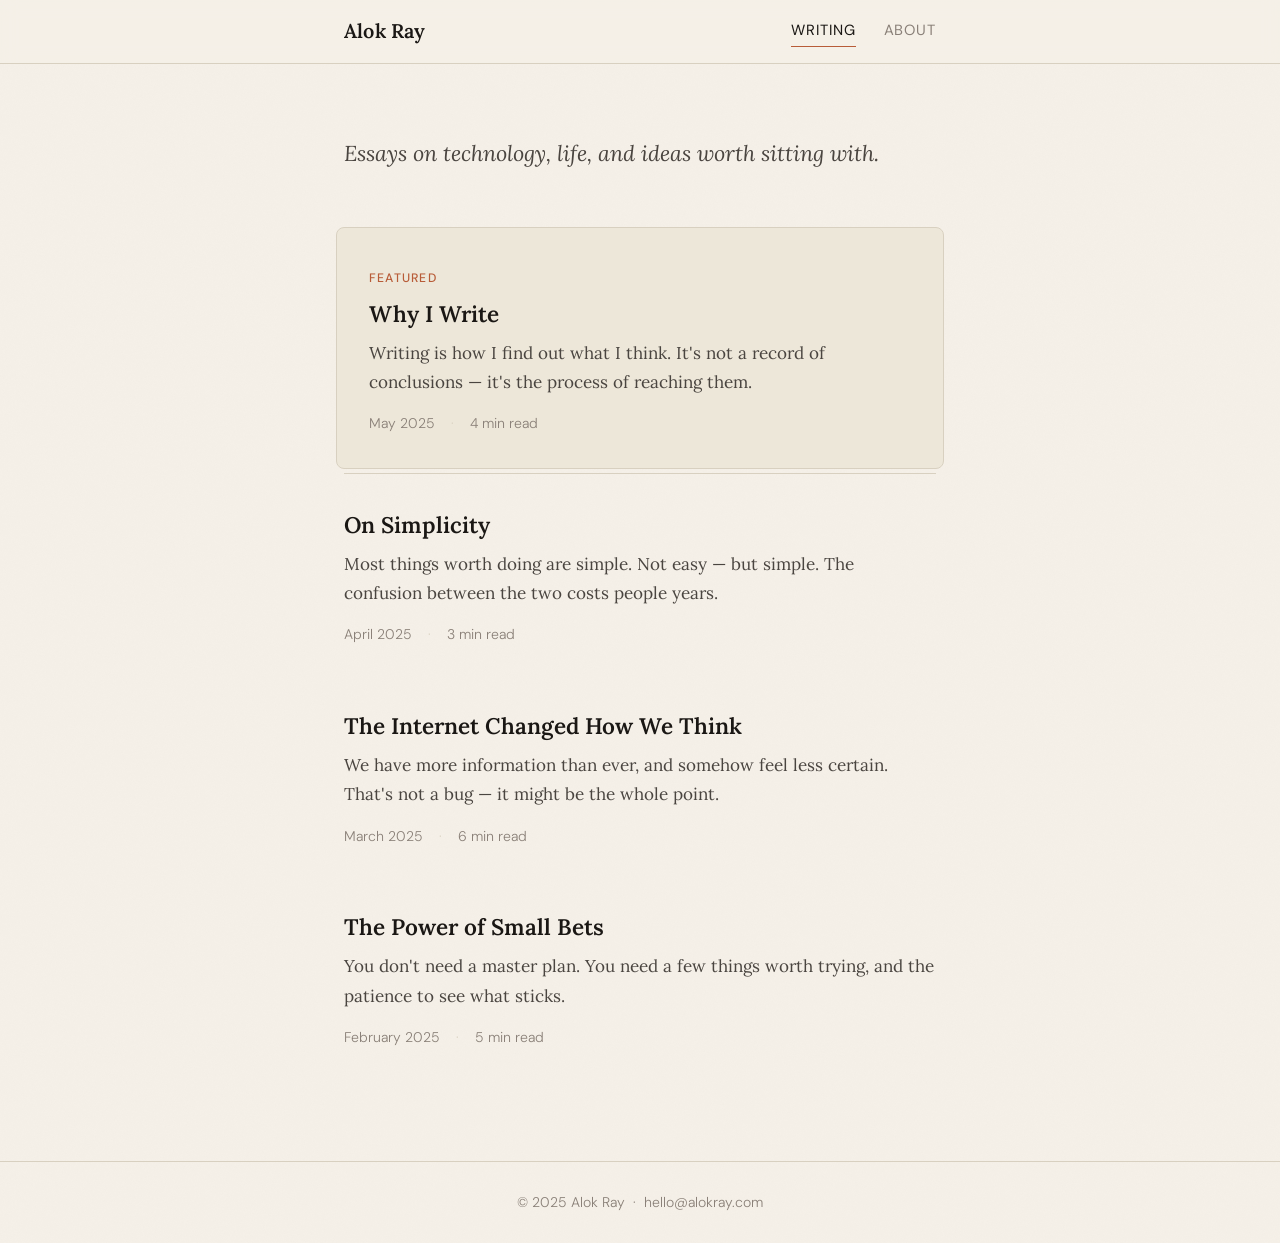
<file: index.html>
<!DOCTYPE html>
<html lang="en">
<head>
  <meta charset="UTF-8" />
  <meta name="viewport" content="width=device-width, initial-scale=1.0"/>
  <title>Alok Ray</title>
  <link rel="stylesheet" href="style.css" />
  <link rel="preconnect" href="https://fonts.googleapis.com">
  <link rel="preconnect" href="https://fonts.gstatic.com" crossorigin>
  <link href="https://fonts.googleapis.com/css2?family=Lora:ital,wght@0,400;0,500;0,600;1,400;1,500&family=DM+Sans:wght@300;400;500&display=swap" rel="stylesheet">
</head>
<body>

  <header>
    <div class="header-inner">
      <a href="index.html" class="site-name">Alok Ray</a>
      <nav>
        <a href="index.html" class="active">Writing</a>
        <a href="about.html">About</a>
      </nav>
    </div>
  </header>

  <main class="home">

    <section class="intro">
      <p class="tagline">Essays on technology, life, and ideas worth sitting with.</p>
    </section>

    <section class="posts">

      <!-- PINNED / FEATURED POST -->
      <article class="post-item featured">
        <span class="post-tag">Featured</span>
        <h2><a href="posts/why-i-write.html">Why I Write</a></h2>
        <p class="post-excerpt">Writing is how I find out what I think. It's not a record of conclusions — it's the process of reaching them.</p>
        <div class="post-meta">
          <span class="post-date">May 2025</span>
          <span class="read-time">4 min read</span>
        </div>
      </article>

      <div class="divider"></div>

      <!-- REGULAR POSTS -->
      <article class="post-item">
        <h2><a href="posts/on-simplicity.html">On Simplicity</a></h2>
        <p class="post-excerpt">Most things worth doing are simple. Not easy — but simple. The confusion between the two costs people years.</p>
        <div class="post-meta">
          <span class="post-date">April 2025</span>
          <span class="read-time">3 min read</span>
        </div>
      </article>

      <article class="post-item">
        <h2><a href="posts/the-internet-changed-thinking.html">The Internet Changed How We Think</a></h2>
        <p class="post-excerpt">We have more information than ever, and somehow feel less certain. That's not a bug — it might be the whole point.</p>
        <div class="post-meta">
          <span class="post-date">March 2025</span>
          <span class="read-time">6 min read</span>
        </div>
      </article>

      <article class="post-item">
        <h2><a href="posts/small-bets.html">The Power of Small Bets</a></h2>
        <p class="post-excerpt">You don't need a master plan. You need a few things worth trying, and the patience to see what sticks.</p>
        <div class="post-meta">
          <span class="post-date">February 2025</span>
          <span class="read-time">5 min read</span>
        </div>
      </article>

    </section>
  </main>

  <footer>
    <p>© 2025 Alok Ray &nbsp;·&nbsp; <a href="mailto:hello@alokray.com">hello@alokray.com</a></p>
  </footer>

</body>
</html>
</file>
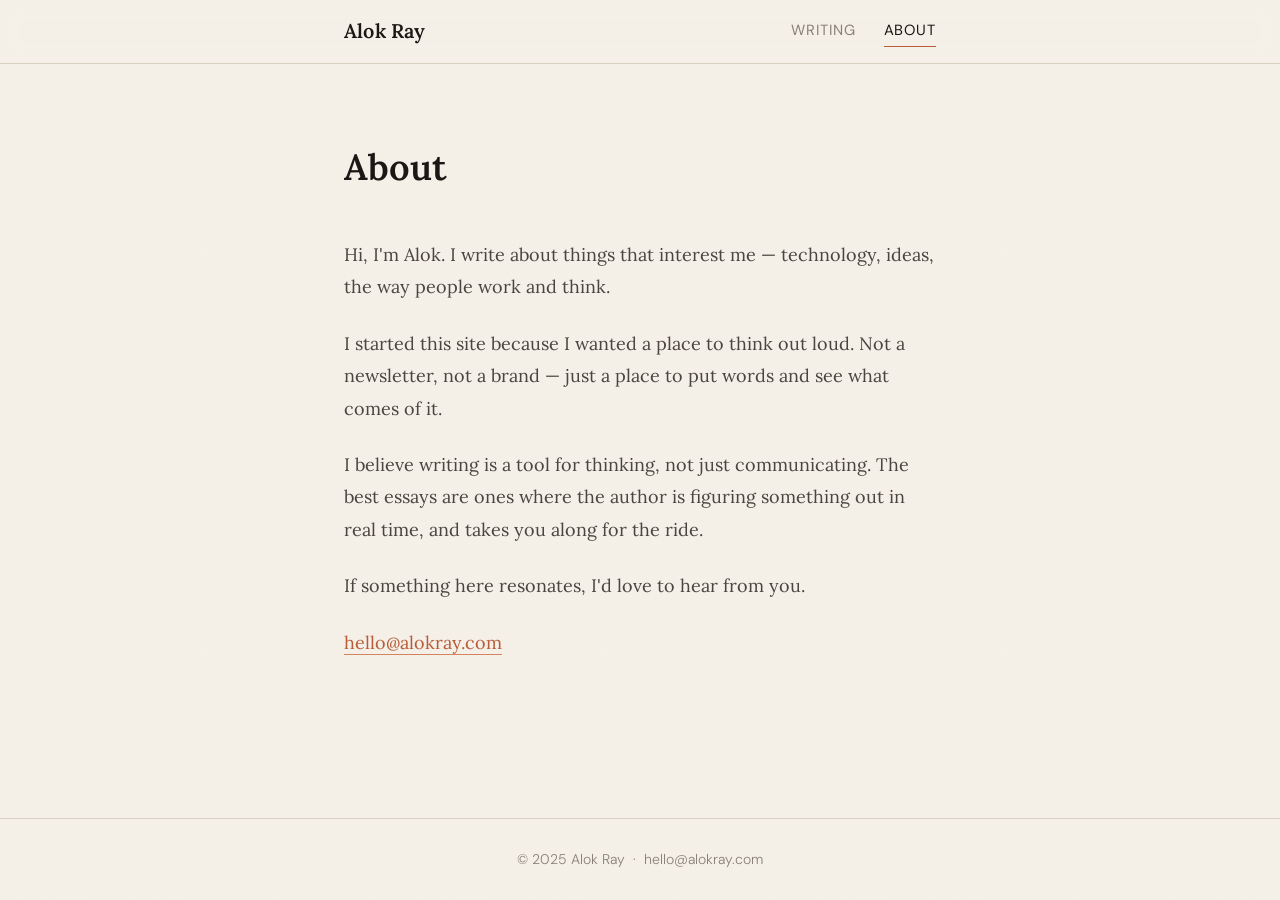
<file: about.html>
<!DOCTYPE html>
<html lang="en">
<head>
  <meta charset="UTF-8" />
  <meta name="viewport" content="width=device-width, initial-scale=1.0"/>
  <title>About — Alok Ray</title>
  <link rel="stylesheet" href="style.css" />
  <link rel="preconnect" href="https://fonts.googleapis.com">
  <link rel="preconnect" href="https://fonts.gstatic.com" crossorigin>
  <link href="https://fonts.googleapis.com/css2?family=Lora:ital,wght@0,400;0,500;0,600;1,400;1,500&family=DM+Sans:wght@300;400;500&display=swap" rel="stylesheet">
</head>
<body>

  <header>
    <div class="header-inner">
      <a href="index.html" class="site-name">Alok Ray</a>
      <nav>
        <a href="index.html">Writing</a>
        <a href="about.html" class="active">About</a>
      </nav>
    </div>
  </header>

  <main class="about-page">
    <article class="about-content">
      <h1>About</h1>
      <p>
        Hi, I'm Alok. I write about things that interest me — technology, ideas, the way people work and think.
      </p>
      <p>
        I started this site because I wanted a place to think out loud. Not a newsletter, not a brand — just a place to put words and see what comes of it.
      </p>
      <p>
        I believe writing is a tool for thinking, not just communicating. The best essays are ones where the author is figuring something out in real time, and takes you along for the ride.
      </p>
      <p>
        If something here resonates, I'd love to hear from you.
      </p>
      <p>
        <a href="mailto:hello@alokray.com" class="contact-link">hello@alokray.com</a>
      </p>
    </article>
  </main>

  <footer>
    <p>© 2025 Alok Ray &nbsp;·&nbsp; <a href="mailto:hello@alokray.com">hello@alokray.com</a></p>
  </footer>

</body>
</html>
</file>
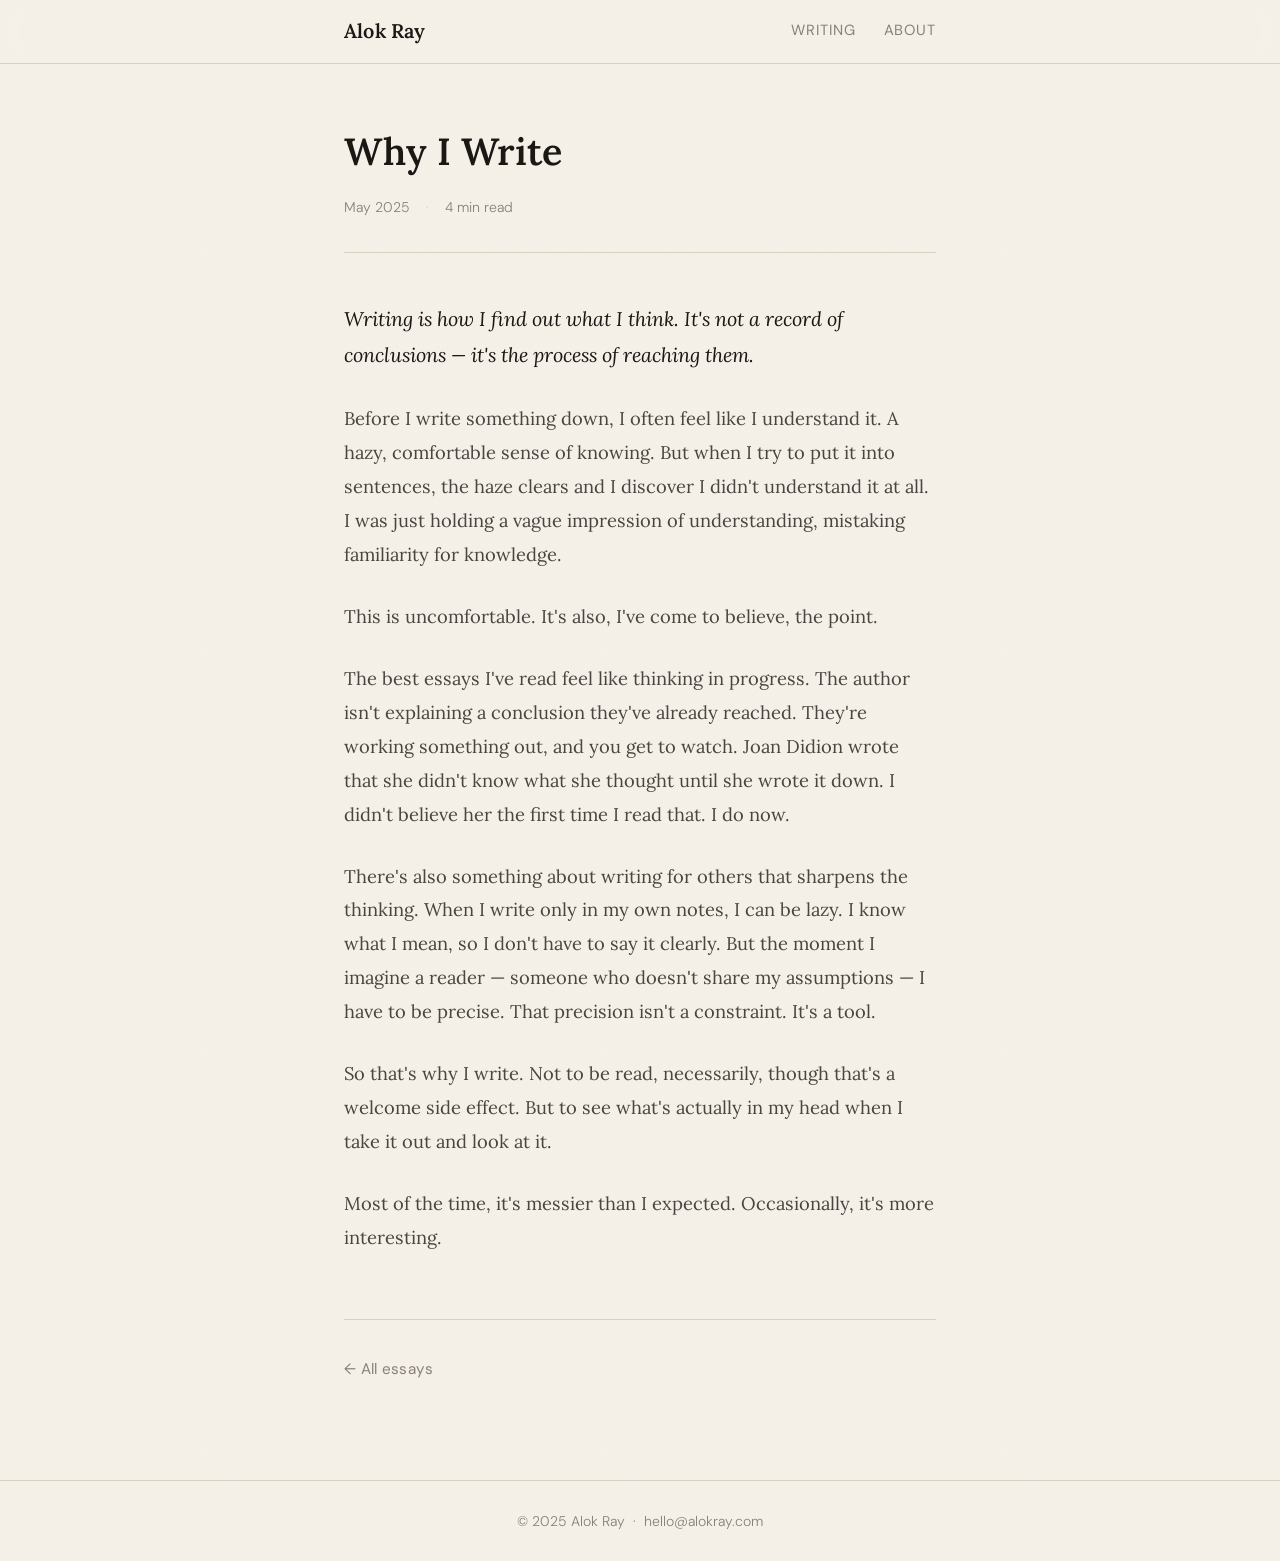
<file: posts/why-i-write.html>
<!DOCTYPE html>
<html lang="en">
<head>
  <meta charset="UTF-8" />
  <meta name="viewport" content="width=device-width, initial-scale=1.0"/>
  <title>Why I Write — Alok Ray</title>
  <link rel="stylesheet" href="../style.css" />
  <link rel="preconnect" href="https://fonts.googleapis.com">
  <link rel="preconnect" href="https://fonts.gstatic.com" crossorigin>
  <link href="https://fonts.googleapis.com/css2?family=Lora:ital,wght@0,400;0,500;0,600;1,400;1,500&family=DM+Sans:wght@300;400;500&display=swap" rel="stylesheet">
</head>
<body>

  <header>
    <div class="header-inner">
      <a href="../index.html" class="site-name">Alok Ray</a>
      <nav>
        <a href="../index.html">Writing</a>
        <a href="../about.html">About</a>
      </nav>
    </div>
  </header>

  <main class="essay">
    <article>
      <div class="essay-header">
        <h1>Why I Write</h1>
        <div class="post-meta">
          <span class="post-date">May 2025</span>
          <span class="read-time">4 min read</span>
        </div>
      </div>

      <div class="essay-body">
        <p>
          Writing is how I find out what I think. It's not a record of conclusions — it's the process of reaching them.
        </p>
        <p>
          Before I write something down, I often feel like I understand it. A hazy, comfortable sense of knowing. But when I try to put it into sentences, the haze clears and I discover I didn't understand it at all. I was just holding a vague impression of understanding, mistaking familiarity for knowledge.
        </p>
        <p>
          This is uncomfortable. It's also, I've come to believe, the point.
        </p>
        <p>
          The best essays I've read feel like thinking in progress. The author isn't explaining a conclusion they've already reached. They're working something out, and you get to watch. Joan Didion wrote that she didn't know what she thought until she wrote it down. I didn't believe her the first time I read that. I do now.
        </p>
        <p>
          There's also something about writing for others that sharpens the thinking. When I write only in my own notes, I can be lazy. I know what I mean, so I don't have to say it clearly. But the moment I imagine a reader — someone who doesn't share my assumptions — I have to be precise. That precision isn't a constraint. It's a tool.
        </p>
        <p>
          So that's why I write. Not to be read, necessarily, though that's a welcome side effect. But to see what's actually in my head when I take it out and look at it.
        </p>
        <p>
          Most of the time, it's messier than I expected. Occasionally, it's more interesting.
        </p>
      </div>

      <div class="essay-footer">
        <a href="../index.html" class="back-link">← All essays</a>
      </div>
    </article>
  </main>

  <footer>
    <p>© 2025 Alok Ray &nbsp;·&nbsp; <a href="mailto:hello@alokray.com">hello@alokray.com</a></p>
  </footer>

</body>
</html>
</file>
<file: style.css>
/* ============================
   ALOK RAY — Warm Editorial
   ============================ */

:root {
  --cream:       #f5f0e8;
  --cream-dark:  #ede7d9;
  --ink:         #1a1714;
  --ink-light:   #4a4540;
  --ink-muted:   #8a8078;
  --accent:      #b85c38;
  --accent-soft: #d4845f;
  --border:      #d8d0c0;

  --font-serif: 'Lora', Georgia, serif;
  --font-sans:  'DM Sans', system-ui, sans-serif;

  --max-width: 640px;
  --header-h:  64px;
}

*, *::before, *::after {
  box-sizing: border-box;
  margin: 0;
  padding: 0;
}

html {
  font-size: 18px;
  scroll-behavior: smooth;
}

body {
  background-color: var(--cream);
  color: var(--ink);
  font-family: var(--font-serif);
  line-height: 1.75;
  min-height: 100vh;
  display: flex;
  flex-direction: column;
  /* Subtle paper texture via background */
  background-image: url("data:image/svg+xml,%3Csvg xmlns='http://www.w3.org/2000/svg' width='400' height='400'%3E%3Cfilter id='noise'%3E%3CfeTurbulence type='fractalNoise' baseFrequency='0.9' numOctaves='4' stitchTiles='stitch'/%3E%3CfeColorMatrix type='saturate' values='0'/%3E%3C/filter%3E%3Crect width='400' height='400' filter='url(%23noise)' opacity='0.025'/%3E%3C/svg%3E");
}

a {
  color: inherit;
  text-decoration: none;
}

/* ============================
   HEADER
   ============================ */

header {
  position: sticky;
  top: 0;
  z-index: 100;
  background: rgba(245, 240, 232, 0.92);
  backdrop-filter: blur(8px);
  border-bottom: 1px solid var(--border);
  height: var(--header-h);
}

.header-inner {
  max-width: var(--max-width);
  margin: 0 auto;
  padding: 0 24px;
  height: 100%;
  display: flex;
  align-items: center;
  justify-content: space-between;
}

.site-name {
  font-family: var(--font-serif);
  font-weight: 600;
  font-size: 1.1rem;
  letter-spacing: 0.01em;
  color: var(--ink);
  transition: color 0.2s;
}

.site-name:hover {
  color: var(--accent);
}

nav {
  display: flex;
  gap: 28px;
}

nav a {
  font-family: var(--font-sans);
  font-size: 0.82rem;
  font-weight: 400;
  letter-spacing: 0.06em;
  text-transform: uppercase;
  color: var(--ink-muted);
  transition: color 0.2s;
  position: relative;
  padding-bottom: 2px;
}

nav a::after {
  content: '';
  position: absolute;
  bottom: -2px;
  left: 0;
  width: 0;
  height: 1px;
  background: var(--accent);
  transition: width 0.25s ease;
}

nav a:hover,
nav a.active {
  color: var(--ink);
}

nav a.active::after,
nav a:hover::after {
  width: 100%;
}

/* ============================
   MAIN / LAYOUT
   ============================ */

main {
  flex: 1;
  max-width: var(--max-width);
  margin: 0 auto;
  padding: 0 24px;
  width: 100%;
}

/* ============================
   HOME PAGE
   ============================ */

.home {
  padding-top: 72px;
  padding-bottom: 80px;
}

.intro {
  margin-bottom: 56px;
}

.tagline {
  font-family: var(--font-serif);
  font-style: italic;
  font-size: 1.2rem;
  color: var(--ink-light);
  line-height: 1.6;
}

/* Posts list */
.posts {
  display: flex;
  flex-direction: column;
  gap: 0;
}

.post-item {
  padding: 32px 0;
  animation: fadeUp 0.5s ease both;
}

.post-item:nth-child(1) { animation-delay: 0.05s; }
.post-item:nth-child(2) { animation-delay: 0.1s; }
.post-item:nth-child(3) { animation-delay: 0.15s; }
.post-item:nth-child(4) { animation-delay: 0.2s; }

.post-item.featured {
  background: var(--cream-dark);
  border-radius: 8px;
  padding: 32px;
  margin: 0 -8px;
  border: 1px solid var(--border);
}

.post-tag {
  display: inline-block;
  font-family: var(--font-sans);
  font-size: 0.68rem;
  font-weight: 500;
  letter-spacing: 0.1em;
  text-transform: uppercase;
  color: var(--accent);
  margin-bottom: 10px;
}

.post-item h2 {
  font-family: var(--font-serif);
  font-weight: 600;
  font-size: 1.25rem;
  line-height: 1.35;
  margin-bottom: 10px;
}

.post-item h2 a {
  color: var(--ink);
  transition: color 0.2s;
  background-image: linear-gradient(var(--accent-soft), var(--accent-soft));
  background-size: 0% 1px;
  background-repeat: no-repeat;
  background-position: 0 100%;
  transition: background-size 0.3s ease, color 0.2s;
}

.post-item h2 a:hover {
  color: var(--accent);
  background-size: 100% 1px;
}

.post-excerpt {
  font-family: var(--font-serif);
  font-size: 0.95rem;
  color: var(--ink-light);
  line-height: 1.7;
  margin-bottom: 14px;
}

.post-meta {
  display: flex;
  gap: 16px;
  align-items: center;
}

.post-date,
.read-time {
  font-family: var(--font-sans);
  font-size: 0.78rem;
  color: var(--ink-muted);
  font-weight: 300;
}

.read-time::before {
  content: '·';
  margin-right: 16px;
  color: var(--border);
}

.divider {
  height: 1px;
  background: var(--border);
  margin: 4px 0;
}

/* ============================
   ABOUT PAGE
   ============================ */

.about-page {
  padding-top: 72px;
  padding-bottom: 80px;
}

.about-content h1 {
  font-family: var(--font-serif);
  font-size: 2rem;
  font-weight: 600;
  margin-bottom: 40px;
  color: var(--ink);
}

.about-content p {
  font-size: 1rem;
  color: var(--ink-light);
  margin-bottom: 24px;
  line-height: 1.8;
}

.contact-link {
  color: var(--accent);
  border-bottom: 1px solid var(--accent-soft);
  transition: color 0.2s, border-color 0.2s;
}

.contact-link:hover {
  color: var(--ink);
  border-color: var(--ink);
}

/* ============================
   ESSAY PAGE
   ============================ */

.essay {
  padding-top: 64px;
  padding-bottom: 96px;
}

.essay-header {
  margin-bottom: 48px;
  padding-bottom: 32px;
  border-bottom: 1px solid var(--border);
}

.essay-header h1 {
  font-family: var(--font-serif);
  font-size: 2.1rem;
  font-weight: 600;
  line-height: 1.25;
  color: var(--ink);
  margin-bottom: 20px;
}

.essay-body p {
  font-family: var(--font-serif);
  font-size: 1.02rem;
  line-height: 1.85;
  color: var(--ink-light);
  margin-bottom: 28px;
}

.essay-body p:first-child {
  font-size: 1.1rem;
  color: var(--ink);
  font-style: italic;
}

.essay-footer {
  margin-top: 64px;
  padding-top: 32px;
  border-top: 1px solid var(--border);
}

.back-link {
  font-family: var(--font-sans);
  font-size: 0.85rem;
  color: var(--ink-muted);
  letter-spacing: 0.02em;
  transition: color 0.2s;
  display: inline-flex;
  align-items: center;
  gap: 6px;
}

.back-link:hover {
  color: var(--accent);
}

/* ============================
   FOOTER
   ============================ */

footer {
  border-top: 1px solid var(--border);
  padding: 28px 24px;
  text-align: center;
}

footer p {
  font-family: var(--font-sans);
  font-size: 0.78rem;
  color: var(--ink-muted);
  font-weight: 300;
}

footer a {
  color: var(--ink-muted);
  transition: color 0.2s;
}

footer a:hover {
  color: var(--accent);
}

/* ============================
   ANIMATIONS
   ============================ */

@keyframes fadeUp {
  from {
    opacity: 0;
    transform: translateY(16px);
  }
  to {
    opacity: 1;
    transform: translateY(0);
  }
}

/* ============================
   RESPONSIVE
   ============================ */

@media (max-width: 680px) {
  html { font-size: 16px; }

  .home { padding-top: 48px; }
  .essay { padding-top: 48px; }

  .essay-header h1 { font-size: 1.7rem; }

  .post-item.featured {
    margin: 0;
    padding: 24px;
  }
}
</file>
